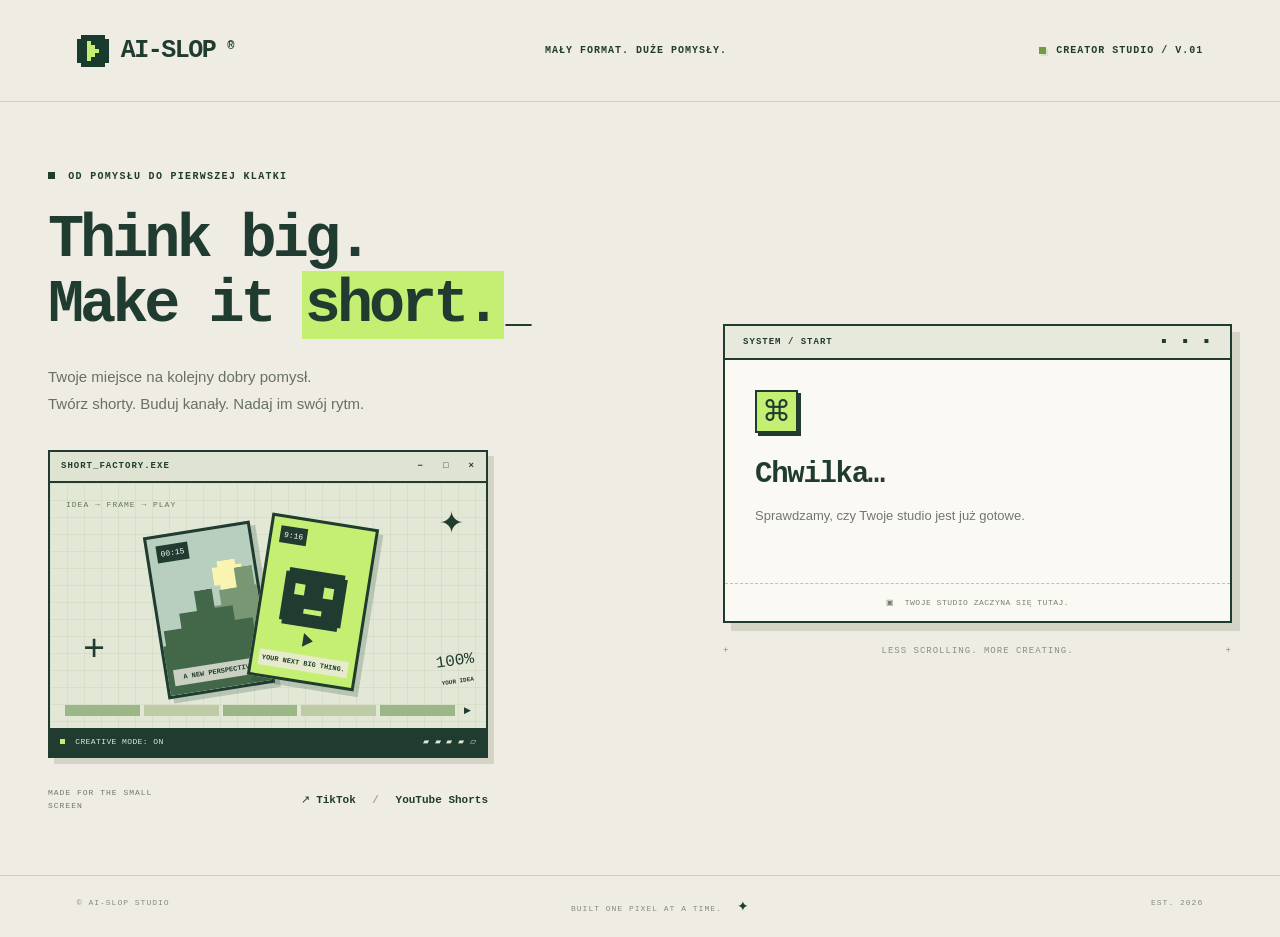
<file: index.html>
<!doctype html>
<html lang="pl">
<head>
  <meta charset="utf-8">
  <meta name="viewport" content="width=device-width, initial-scale=1">
  <meta name="theme-color" content="#efece3">
  <title>AI-Slop — Twoje studio shortów</title>
  <link rel="apple-touch-icon" sizes="180x180" href="/apple-touch-icon.png">
  <link rel="icon" href="/assets/icons/mark.svg" type="image/svg+xml">
  <link rel="stylesheet" href="/assets/styles/main.css">
  <script src="/assets/scripts/app.js" defer></script>
</head>
<body>
  <header class="header">
    <a class="brand" href="/" aria-label="AI-Slop — strona główna"><img src="/assets/icons/mark.svg" width="32" height="32" alt="">AI-SLOP<span class="brand-dot">®</span></a>
    <span class="header-note">MAŁY FORMAT. DUŻE POMYSŁY.</span>
    <span class="edition"><span class="led"></span> CREATOR STUDIO / V.01</span>
  </header>
  <main class="layout">
    <section class="intro" aria-labelledby="intro-title">
      <p class="eyebrow"><span class="square"></span> OD POMYSŁU DO PIERWSZEJ KLATKI</p>
      <h1 id="intro-title">Think big.<br>Make it <span class="highlight">short.</span><span class="cursor" aria-hidden="true">_</span></h1>
      <p class="intro-copy">Twoje miejsce na kolejny dobry pomysł.<br>Twórz shorty. Buduj kanały. Nadaj im swój rytm.</p>
      <div class="pixel-scene" aria-hidden="true">
        <div class="scene-bar"><span>SHORT_FACTORY.EXE</span><span>− &nbsp; □ &nbsp; ×</span></div>
        <div class="scene-body">
          <span class="scene-label">IDEA → FRAME → PLAY</span>
          <span class="spark spark-one">✦</span><span class="spark spark-two">+</span>
          <div class="clip clip-back"><span class="clip-tag">00:15</span><div class="pixel-sun"></div><div class="mountain mountain-back"></div><div class="mountain"></div><span class="clip-caption">A NEW PERSPECTIVE</span></div>
          <div class="clip clip-front"><span class="clip-tag">9:16</span><div class="pixel-bot"><i></i><i></i><b></b></div><div class="play-icon"></div><span class="clip-caption">YOUR NEXT BIG THING.</span></div>
          <div class="scene-stamp">100%<br><strong>YOUR IDEA</strong></div>
          <div class="timeline"><span></span><span></span><span></span><span></span><span></span><b>▶</b></div>
        </div>
        <div class="scene-footer"><span><i class="led"></i> CREATIVE MODE: ON</span><span>▰ ▰ ▰ ▰ ▱</span></div>
      </div>
      <div class="platforms"><span>MADE FOR THE SMALL SCREEN</span><div>↗ TikTok <span class="separator">/</span> YouTube Shorts</div></div>
    </section>
    <section class="access" aria-label="Dostęp do studia">
      <div class="card">
        <div class="card-top"><span id="step-label">SYSTEM / START</span><span class="card-squares" aria-hidden="true">▪ ▪ ▪</span></div>
        <div class="card-content">
          <div id="loading-view" role="status"><div class="pixel-key" aria-hidden="true">⌘</div><h2>Chwilka…</h2><p class="muted">Sprawdzamy, czy Twoje studio jest już gotowe.</p></div>
          <div id="auth-view" hidden>
            <div class="pixel-key" aria-hidden="true">↳</div>
            <p class="eyebrow" id="form-kicker">TWÓJ NASTĘPNY KROK</p>
            <h2 id="form-title">Witaj ponownie.</h2>
            <p class="muted" id="form-description">Zaloguj się i wróć do swoich pomysłów.</p>
            <div class="setup-note" id="setup-note" hidden><span aria-hidden="true">★</span><p>Nowe studio, czysta karta.<br>Pierwsze konto otrzyma rolę administratora.</p></div>
            <form id="auth-form">
              <fieldset id="form-fields">
                <label for="email">ADRES E-MAIL <span>01</span></label>
                <input id="email" name="email" type="email" autocomplete="username" placeholder="ty@twojestudio.pl" maxlength="254" required>
                <label for="password">HASŁO <span>02</span></label>
                <div class="password-input"><input id="password" name="password" type="password" autocomplete="current-password" maxlength="128" required aria-describedby="password-hint"><button id="toggle-password" type="button" aria-label="Pokaż hasło" aria-pressed="false">POKAŻ</button></div>
                <p class="field-hint" id="password-hint">Twoje hasło do studia.</p>
                <div id="confirm-field" hidden><label for="confirm-password">POWTÓRZ HASŁO <span>03</span></label><input id="confirm-password" name="confirm-password" type="password" autocomplete="new-password" maxlength="128" placeholder="Jeszcze raz, dla pewności"></div>
                <button class="primary" id="submit-button" type="submit"><span id="submit-label">WEJDŹ DO STUDIA</span><span aria-hidden="true">↗</span></button>
              </fieldset>
            </form>
            <p id="switch-line" class="switch-line"><span id="switch-copy">Nie masz jeszcze konta?</span> <a id="switch-link" href="/register">Załóż konto ↗</a></p>
          </div>
          <div id="account-view" hidden>
            <div class="pixel-key" aria-hidden="true">✓</div><p class="eyebrow">POŁĄCZENIE NAWIĄZANE</p><h2>Jesteś w studiu.</h2><p class="muted">Twoje konto jest gotowe. Tutaj zaczyna się następny pomysł.</p>
            <dl class="account-data"><dt>E-MAIL</dt><dd id="account-email"></dd><dt>ROLA W STUDIU</dt><dd><span id="account-role" class="role-badge"></span></dd></dl>
            <p class="coming-soon">[ W PRZYGOTOWANIU ]<br>Generator filmów i zarządzanie kanałami pojawią się tutaj w kolejnym etapie.</p>
            <button class="primary secondary" id="logout-button" type="button">WYLOGUJ SIĘ <span aria-hidden="true">↗</span></button>
          </div>
          <p id="message" class="message" role="status" aria-live="polite" hidden></p>
          <button id="retry-button" class="retry" type="button" hidden>SPRÓBUJ PONOWNIE ↻</button>
          <noscript><p class="message">Włącz JavaScript w przeglądarce, aby zarejestrować konto lub się zalogować.</p></noscript>
        </div>
        <div class="card-bottom"><span aria-hidden="true">▣</span> TWOJE STUDIO ZACZYNA SIĘ TUTAJ.</div>
      </div>
      <p class="card-caption"><span aria-hidden="true">+</span> LESS SCROLLING. MORE CREATING. <span aria-hidden="true">+</span></p>
    </section>
  </main>
  <footer class="footer"><span>© AI-SLOP STUDIO</span><span>BUILT ONE PIXEL AT A TIME. <span class="footer-star" aria-hidden="true">✦</span></span><span>EST. 2026</span></footer>
</body>
</html>
</file>
<file: assets/styles/main.css>
:root{--paper:#efece3;--ink:#203c30;--muted:#71776b;--lime:#c5ef73;--line:#cecfc0;--white:#faf9f4;--shadow:#d3d4c5;font-family:"Courier New",monospace;color:var(--ink);background:var(--paper);font-synthesis:none}
*{box-sizing:border-box}body{margin:0}button,input,a{-webkit-tap-highlight-color:transparent}button,input{font:inherit}button,a{touch-action:manipulation}button{cursor:pointer}a{color:inherit}button:disabled{cursor:wait;opacity:.6}[hidden]{display:none!important}:focus-visible{outline:3px solid #668f31;outline-offset:4px}::selection{background:var(--lime);color:var(--ink)}
.header{height:102px;max-width:1440px;margin:auto;padding:0 6%;display:flex;align-items:center;justify-content:space-between;border-bottom:1px solid var(--line);gap:24px}.brand{display:flex;align-items:center;gap:12px;font-size:25px;font-weight:900;letter-spacing:-1.5px;text-decoration:none}.brand-dot{font-size:12px;align-self:flex-start;margin-top:4px}.header-note,.edition{font-size:10px;letter-spacing:1px;font-weight:bold}.edition{display:flex;align-items:center;gap:10px}.led{display:inline-block;width:7px;height:7px;background:#739b46;box-shadow:2px 2px 0 #d8e2c9}.layout{max-width:1280px;margin:auto;padding:66px 48px 62px;display:grid;grid-template-columns:1.13fr 1fr;gap:100px;align-items:center}.eyebrow{font-size:10px;letter-spacing:1.3px;line-height:1.7;font-weight:bold;margin:0 0 23px}.square{width:7px;height:7px;display:inline-block;background:var(--ink);margin-right:6px}h1{font-size:clamp(42px,4.7vw,68px);line-height:1.08;letter-spacing:-4px;margin:0 0 25px;font-weight:900}.highlight{background:var(--lime);box-shadow:7px 0 0 var(--lime),-3px 0 0 var(--lime)}.cursor{font-size:.72em;margin-left:8px}.intro-copy{font-family:Arial,sans-serif;color:#677064;font-size:15px;line-height:1.8;margin:0 0 33px}.pixel-scene{width:100%;max-width:440px;border:2px solid var(--ink);box-shadow:6px 6px 0 var(--shadow);background:#e2e8d5}.scene-bar{height:31px;display:flex;justify-content:space-between;align-items:center;padding:0 11px;border-bottom:2px solid var(--ink);background:#dee3d2;font-size:9px;font-weight:bold;letter-spacing:1px}.scene-body{height:245px;position:relative;overflow:hidden;background-image:linear-gradient(#bcc9ad45 1px,transparent 1px),linear-gradient(90deg,#bcc9ad45 1px,transparent 1px);background-size:17px 17px}.scene-label{position:absolute;top:17px;left:16px;font-size:8px;letter-spacing:1px;color:#637559}.clip{position:absolute;width:108px;height:164px;border:3px solid var(--ink);box-shadow:5px 5px 0 #183b3033;overflow:hidden}.clip-back{left:24%;top:45px;transform:rotate(-9deg);background:#b8cfc0}.clip-front{left:48%;top:37px;transform:rotate(9deg);background:var(--lime)}.clip-tag{position:absolute;top:8px;left:8px;background:var(--ink);color:var(--white);font-size:8px;padding:4px;z-index:2}.clip-caption{position:absolute;bottom:9px;left:6px;right:6px;text-align:center;font-size:7px;font-weight:bold;z-index:2;background:#efece3c9;padding:4px 1px}.pixel-sun{width:30px;height:30px;background:#faf4b1;position:absolute;right:12px;top:32px;clip-path:polygon(20% 0,80% 0,80% 20%,100% 20%,100% 80%,80% 80%,80% 100%,20% 100%,20% 80%,0 80%,0 20%,20% 20%)}.mountain{width:120px;height:100px;position:absolute;bottom:0;left:-15px;background:#426749;clip-path:polygon(0 50%,15% 50%,15% 35%,30% 35%,30% 20%,45% 20%,45% 0,60% 0,60% 20%,75% 20%,75% 35%,90% 35%,90% 50%,100% 50%,100% 100%,0 100%)}.mountain-back{background:#789772;left:28px;bottom:17px}.pixel-bot{position:absolute;width:62px;height:49px;background:var(--ink);left:20px;top:52px;box-shadow:0 -7px 0 -3px var(--ink),0 7px 0 -3px var(--ink)}.pixel-bot i{position:absolute;width:10px;height:11px;top:11px;left:11px;background:var(--lime)}.pixel-bot i+i{left:40px}.pixel-bot b{position:absolute;bottom:9px;left:23px;width:18px;height:5px;background:var(--lime)}.play-icon{position:absolute;left:47px;bottom:33px;width:0;height:0;border-left:10px solid var(--ink);border-top:7px solid transparent;border-bottom:7px solid transparent}.spark{position:absolute;font-size:30px}.spark-one{right:22px;top:22px}.spark-two{left:33px;bottom:57px;font-size:37px}.scene-stamp{position:absolute;right:11px;bottom:40px;font-size:16px;text-align:center;transform:rotate(-8deg)}.scene-stamp strong{font-size:6px}.timeline{position:absolute;bottom:12px;left:15px;right:15px;height:11px;display:flex;gap:4px}.timeline span{flex:1;background:#9bb787}.timeline span:nth-child(even){background:#becba7}.timeline b{font-size:9px;margin-left:5px}.scene-footer{height:28px;padding:0 10px;display:flex;align-items:center;justify-content:space-between;background:var(--ink);color:#dfe9d1;font-size:8px;letter-spacing:.4px}.scene-footer .led{width:5px;height:5px;box-shadow:none;background:var(--lime);margin-right:5px}.platforms{margin-top:29px;display:flex;justify-content:space-between;max-width:440px;align-items:center;gap:12px}.platforms>span{font-size:8px;line-height:1.6;max-width:115px;letter-spacing:1px;color:var(--muted)}.platforms>div{font-size:11px;font-weight:bold;white-space:nowrap}.separator{padding:0 10px;color:#9d9f92}
.card{border:2px solid var(--ink);box-shadow:8px 8px 0 var(--shadow);background:var(--white)}.card-top{border-bottom:2px solid var(--ink);background:#e7e9dd;padding:11px 18px;display:flex;justify-content:space-between;align-items:center;font-size:9px;letter-spacing:1px;font-weight:bold}.card-squares{font-size:16px;line-height:10px}.card-content{padding:30px}.pixel-key{width:43px;height:43px;border:2px solid var(--ink);background:var(--lime);display:grid;place-items:center;font-size:29px;font-weight:bold;box-shadow:3px 3px 0 var(--ink);margin-bottom:25px}.card .eyebrow{margin-bottom:9px;font-size:9px;color:var(--muted)}h2{font-size:29px;line-height:1.18;letter-spacing:-1.3px;margin:0 0 13px}.muted{color:#72776e;font-family:Arial,sans-serif;font-size:13px;line-height:1.7;margin:0 0 26px}.setup-note{display:flex;gap:13px;padding:12px;background:#eaf2d9;border-left:3px solid #819b5b;margin:20px 0}.setup-note>span{font-size:20px}.setup-note p{margin:0;font-family:Arial,sans-serif;font-size:12px;line-height:1.65}.card form{margin-top:27px}fieldset{padding:0;margin:0;border:0;min-width:0}label{font-size:10px;font-weight:bold;letter-spacing:1px;display:flex;justify-content:space-between;margin-bottom:9px}label span{color:#9b9f90}input{border:1px solid #aeb5a4;box-shadow:inset 2px 2px 0 #e6e8de;background:#f5f5ef;border-radius:0;width:100%;padding:13px 12px;font-size:13px;color:var(--ink);min-height:45px}input::placeholder{color:#8c9184}#email{margin-bottom:23px}.password-input{position:relative}.password-input input{padding-right:76px}.password-input button{position:absolute;right:8px;top:8px;bottom:8px;background:transparent;border:0;font-size:9px;font-weight:bold;color:var(--ink);padding:5px}.field-hint{font-size:10px;line-height:1.6;color:var(--muted);margin:9px 0 20px}.primary{width:100%;min-height:47px;border:2px solid var(--ink);background:var(--lime);color:var(--ink);display:flex;align-items:center;justify-content:space-between;padding:12px 15px;font-size:11px;letter-spacing:1px;font-weight:bold;box-shadow:3px 3px 0 var(--ink);margin:25px 0 0;transition:transform .12s,box-shadow .12s}.primary:hover:not(:disabled){background:#d4fc8d;transform:translate(-1px,-1px);box-shadow:4px 4px 0 var(--ink)}.primary:active:not(:disabled){transform:translate(3px,3px);box-shadow:none}.primary>span:last-child{font-size:19px;line-height:1}.switch-line{font-size:11px;color:var(--muted);text-align:center;margin:25px 0 0;line-height:1.9}.switch-line a{font-weight:bold;color:var(--ink);text-underline-offset:4px;white-space:nowrap}.card-bottom{padding:14px 14px;border-top:1px dashed #bdc4b0;text-align:center;letter-spacing:.5px;font-size:8px;color:#77816d}.card-bottom>span{margin-right:5px}.card-caption{display:flex;justify-content:space-between;font-size:9px;letter-spacing:1px;margin:23px 0 0;color:#87917b}.message{font-family:Arial,sans-serif;font-size:13px;line-height:1.6;padding:12px;border:1px solid #b87961;color:#813c29;background:#f9ede6;overflow-wrap:anywhere}.message.success{background:#eaf2d9;border-color:#819b5b;color:var(--ink)}.retry{padding:10px 0;background:none;border:0;text-decoration:underline;color:var(--ink);font-size:11px}.account-data{border-top:1px dashed var(--line);padding-top:20px}.account-data dt{font-size:9px;color:var(--muted);margin-bottom:9px}.account-data dd{font-size:14px;margin:0 0 25px;overflow-wrap:anywhere}.role-badge{display:inline-block;border:1px solid var(--ink);background:var(--lime);padding:6px 9px;font-size:11px}.coming-soon{font-size:11px;line-height:1.8;color:var(--muted);border:1px dashed var(--line);padding:14px}.secondary{background:#e7e9dd}.footer{max-width:1440px;margin:auto;border-top:1px solid var(--line);padding:22px 6%;display:flex;justify-content:space-between;gap:20px;font-size:8px;letter-spacing:1px;color:#858c7d}.footer-star{font-size:14px;color:var(--ink);padding-left:9px}
@media(min-width:1450px){.layout{padding-top:90px;padding-bottom:90px}}@media(max-width:1050px){.layout{gap:45px;padding:48px 35px}.header-note{display:none}.card-content{padding:25px}h1{font-size:53px}}@media(max-width:760px){.header{height:79px;padding:0 24px}.edition{font-size:8px}.brand{font-size:22px}.layout{grid-template-columns:1fr;gap:35px;padding:37px 24px 40px;max-width:540px}.intro-copy{margin-bottom:0}.intro>.eyebrow{font-size:8px;margin-bottom:16px}h1{font-size:49px;letter-spacing:-3px;margin-bottom:17px}.pixel-scene,.platforms{display:none}.intro-copy{font-size:13px}.card-content{padding:27px}.footer{padding:20px 24px;flex-wrap:wrap;line-height:1.8}.footer>span:last-child{display:none}}@media(prefers-reduced-motion:reduce){*{transition:none!important}}
</file>
